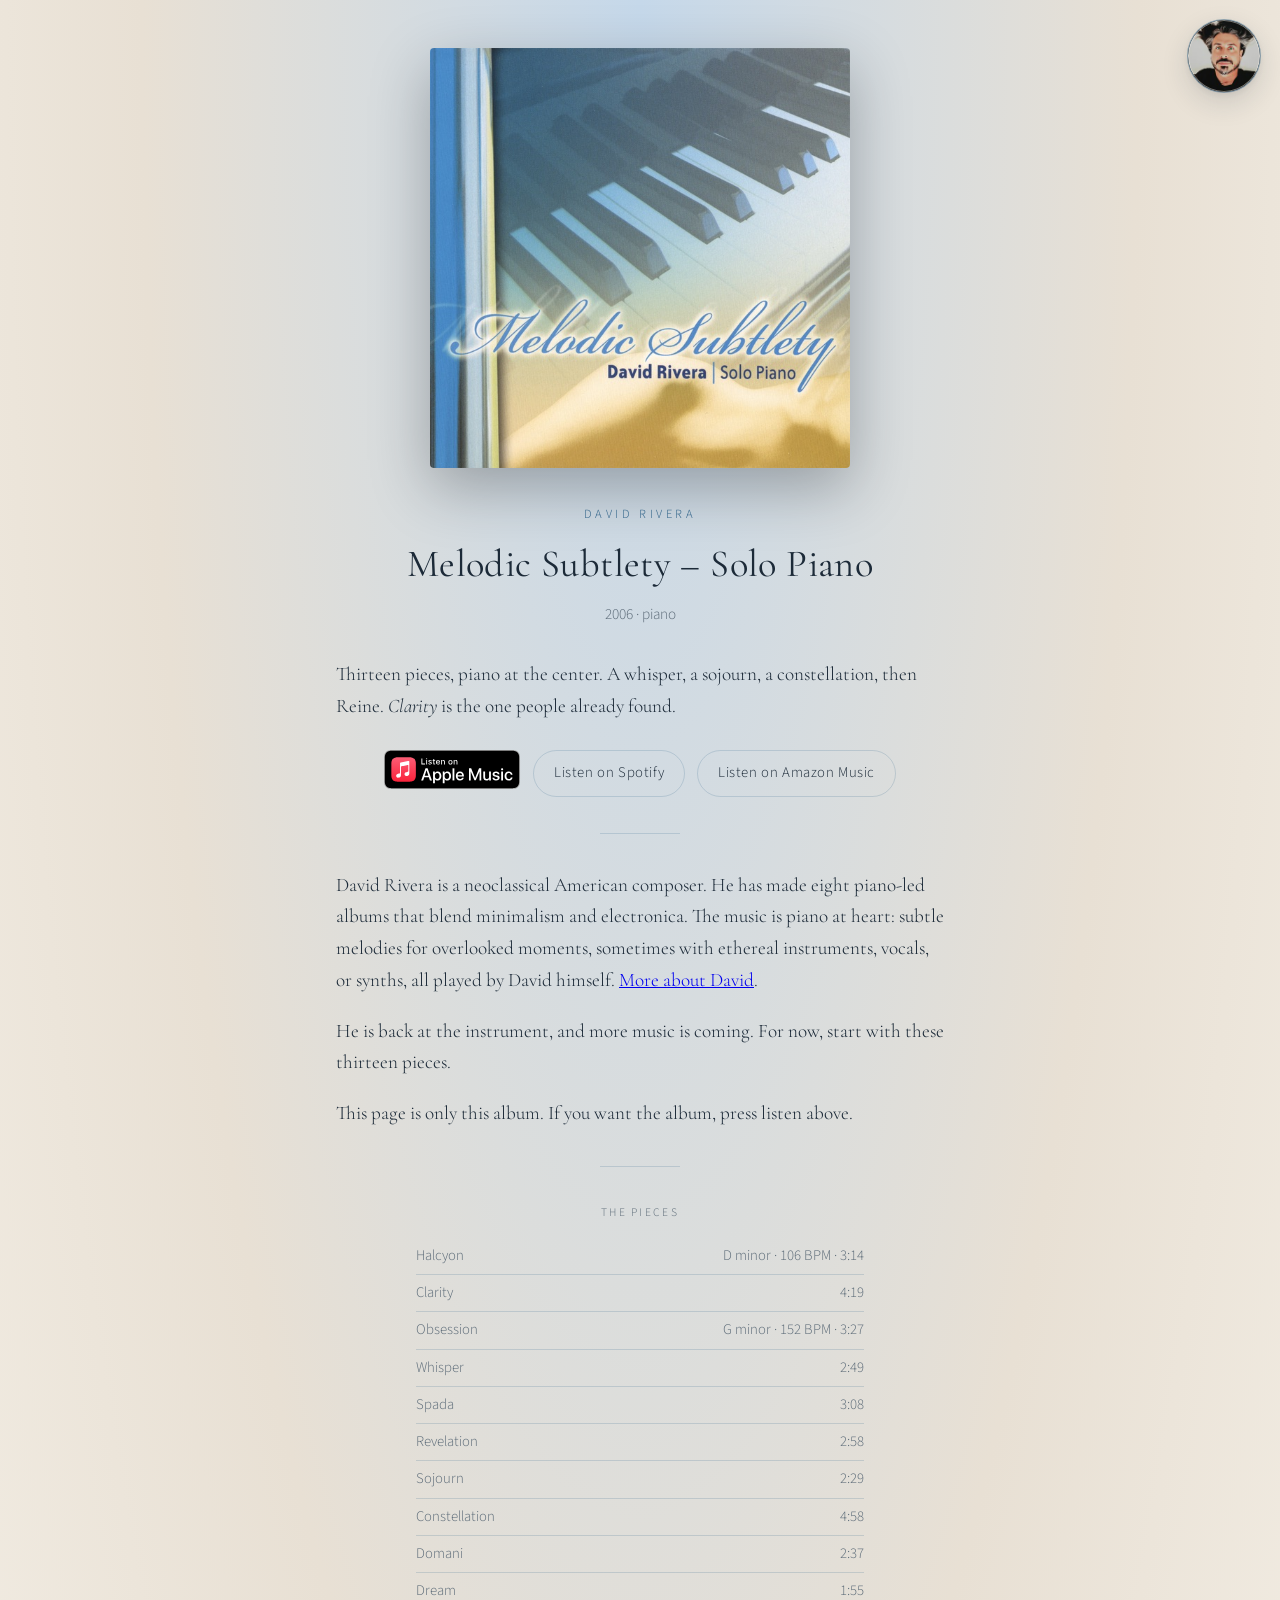
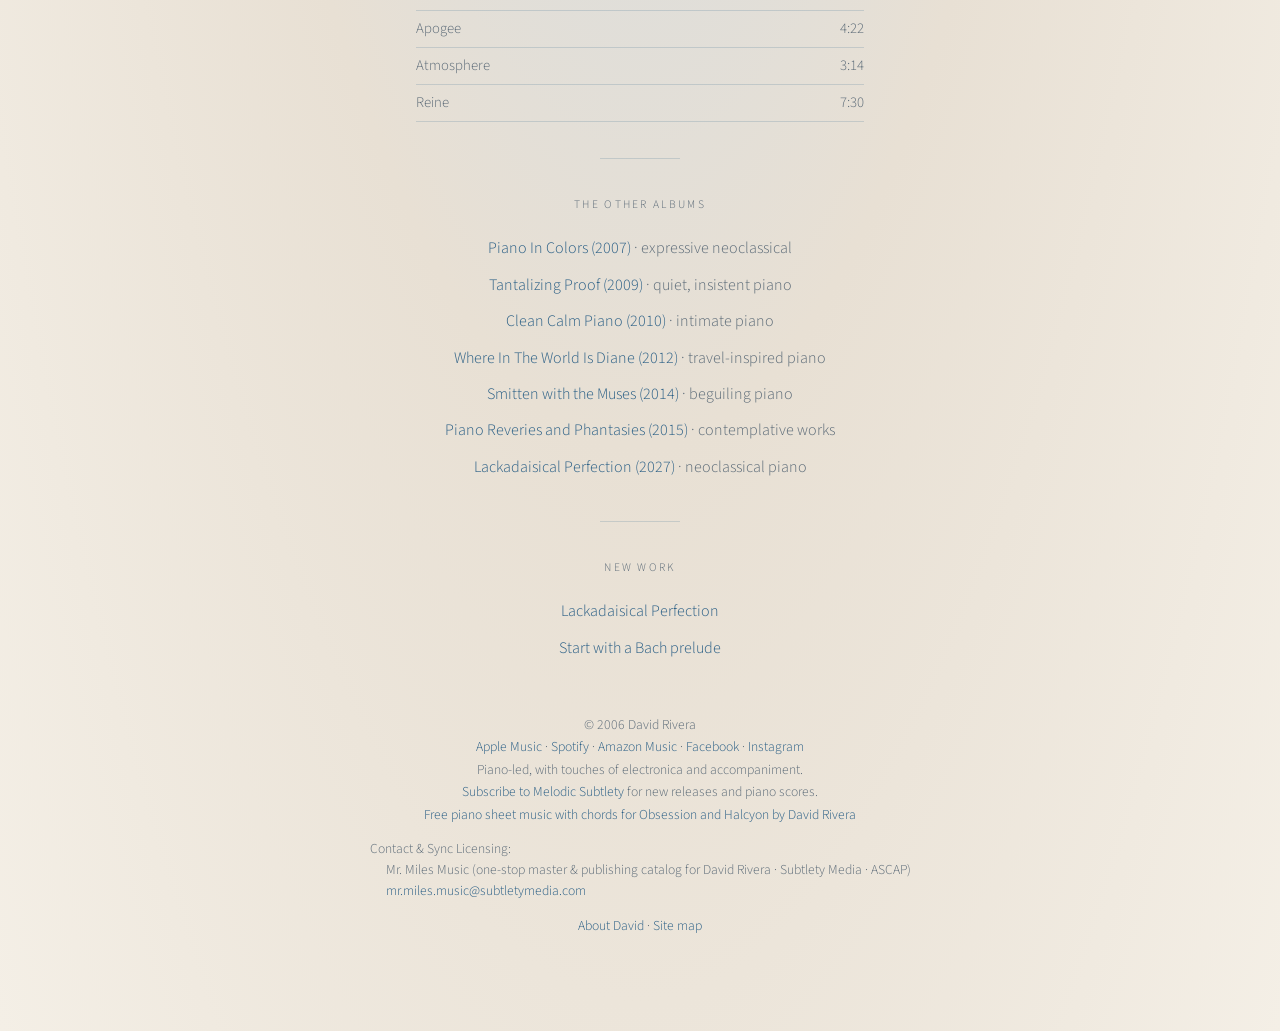
<file: index.html>
<!DOCTYPE html>
<html lang="en">
<head>
<meta charset="utf-8">
<link rel="sitemap" type="application/xml" title="Sitemap" href="/sitemap.xml">
<meta name="google-site-verification" content="avF2-jmesxOPn1hQ_xizWdoBjafPV5Eu1pB3uC-DVeA">
<meta name="viewport" content="width=device-width, initial-scale=1">
<link rel="icon" href="/favicon.ico" sizes="any">
<link rel="icon" href="/favicon.svg" type="image/svg+xml">
<link rel="icon" type="image/png" sizes="32x32" href="/favicon-32.png">
<link rel="apple-touch-icon" href="/apple-touch-icon.png">
<title>Piano Pieces for Studying | Melodic Subtlety</title>
<meta name="description" content="Piano pieces for studying, reading, late-night writing, and quiet focus. Thirteen piano pieces; start with Clarity. Some of the pieces are easy to learn on the piano. Stream the album.">
<link rel="canonical" href="https://melodicsubtlety.com/">
<meta property="og:type" content="music.album">
<meta property="og:site_name" content="David Rivera">
<meta property="og:title" content="Piano Pieces for Studying | Melodic Subtlety">
<meta property="og:description" content="Piano pieces for studying, reading, and quiet focus. Thirteen piano pieces; start with Clarity. Some are easy to learn on the piano. Stream the album.">
<meta property="og:url" content="https://melodicsubtlety.com/">
<meta property="og:image" content="https://melodicsubtlety.com/assets/melodic-subtlety-cover.jpg">
<meta property="og:image:width" content="600">
<meta property="og:image:height" content="600">
<meta property="og:image:alt" content="Cover of Melodic Subtlety: piano keys in blue light">
<meta property="music:musician" content="https://open.spotify.com/artist/5qoC4NXvjfV3cylbXALzV3">
<meta name="twitter:card" content="summary_large_image">
<meta name="twitter:title" content="Piano Pieces for Studying | Melodic Subtlety">
<meta name="twitter:description" content="Piano pieces for studying, reading, and quiet focus. Thirteen piano pieces; start with Clarity. Some are easy to learn on the piano. Stream the album.">
<meta name="twitter:image" content="https://melodicsubtlety.com/assets/melodic-subtlety-cover.jpg">
<meta name="twitter:image:alt" content="Cover of Melodic Subtlety: piano keys in blue light">
<script type="application/ld+json">
{
  "@context": "https://schema.org",
  "@graph": [
    {
      "@type": "Person",
      "@id": "https://lackadaisicalperfection.com/about/#david-rivera",
      "name": "David Rivera",
      "jobTitle": "Neoclassical American composer",
      "description": "David Rivera is a neoclassical American composer of piano-led instrumental music. He plays and samples every instrument on his recordings himself. He is a member of ASCAP.",
      "url": "https://lackadaisicalperfection.com/about/",
      "nationality": {
        "@type": "Country",
        "name": "United States"
      },
      "memberOf": {
        "@type": "Organization",
        "name": "ASCAP",
        "url": "https://www.ascap.com/"
      },
      "affiliation": {
        "@id": "https://lackadaisicalperfection.com/about/#subtlety-media"
      },
      "sameAs": [
        "https://open.spotify.com/artist/5qoC4NXvjfV3cylbXALzV3",
        "https://music.apple.com/us/artist/david-rivera/1325691064",
        "https://music.amazon.com/artists/B0HJF4T4QZ",
        "https://x.com/melodicsubtlety",
        "https://www.facebook.com/pianoincolors",
        "https://www.instagram.com/pianodavid1492/",
        "https://www.pandora.com/artist/david-rivera/ARXtg47gfjlv3nJ",
        "https://www.youtube.com/@melodicsubtlety"
      ]
    },
    {
      "@type": "Organization",
      "@id": "https://lackadaisicalperfection.com/about/#subtlety-media",
      "name": "Subtlety Media, LLC",
      "url": "https://lackadaisicalperfection.com/about/"
    },
    {
      "@type": "MusicAlbum",
      "name": "Melodic Subtlety – Solo Piano",
      "url": "https://melodicsubtlety.com/",
      "image": "https://melodicsubtlety.com/assets/melodic-subtlety-cover.jpg",
      "byArtist": {
        "@id": "https://lackadaisicalperfection.com/about/#david-rivera"
      },
      "datePublished": "2006",
      "numTracks": 13,
      "genre": [
        "Piano",
        "Neoclassical"
      ],
      "sameAs": [
        "https://music.apple.com/us/album/melodic-subtlety-solo-piano/211036753",
        "https://open.spotify.com/album/7qFcZNLdry5TB8SFrY4wGS",
        "https://music.amazon.com/albums/B0012MBXHY"
      ],
      "description": "Thirteen pieces, piano at the center. A whisper, a sojourn, a constellation, then Reine. Clarity is the one people already found.",
      "recordLabel": {
        "@id": "https://lackadaisicalperfection.com/about/#subtlety-media"
      },
      "track": [
        {
          "@type": "MusicRecording",
          "position": 1,
          "name": "Halcyon",
          "duration": "PT3M14S"
        },
        {
          "@type": "MusicRecording",
          "position": 2,
          "name": "Clarity",
          "duration": "PT4M19S"
        },
        {
          "@type": "MusicRecording",
          "position": 3,
          "name": "Obsession",
          "duration": "PT3M27S"
        },
        {
          "@type": "MusicRecording",
          "position": 4,
          "name": "Whisper",
          "duration": "PT2M49S"
        },
        {
          "@type": "MusicRecording",
          "position": 5,
          "name": "Spada",
          "duration": "PT3M8S"
        },
        {
          "@type": "MusicRecording",
          "position": 6,
          "name": "Revelation",
          "duration": "PT2M58S"
        },
        {
          "@type": "MusicRecording",
          "position": 7,
          "name": "Sojourn",
          "duration": "PT2M29S"
        },
        {
          "@type": "MusicRecording",
          "position": 8,
          "name": "Constellation",
          "duration": "PT4M58S"
        },
        {
          "@type": "MusicRecording",
          "position": 9,
          "name": "Domani",
          "duration": "PT2M37S"
        },
        {
          "@type": "MusicRecording",
          "position": 10,
          "name": "Dream",
          "duration": "PT1M55S"
        },
        {
          "@type": "MusicRecording",
          "position": 11,
          "name": "Apogee",
          "duration": "PT4M22S"
        },
        {
          "@type": "MusicRecording",
          "position": 12,
          "name": "Atmosphere",
          "duration": "PT3M14S"
        },
        {
          "@type": "MusicRecording",
          "position": 13,
          "name": "Reine",
          "duration": "PT7M30S"
        }
      ],
      "publisher": {
        "@id": "https://lackadaisicalperfection.com/about/#subtlety-media"
      }
    }
  ]
}
</script>
<link rel="preconnect" href="https://fonts.googleapis.com">
<link rel="preconnect" href="https://fonts.gstatic.com" crossorigin>
<link href="https://fonts.googleapis.com/css2?family=Cormorant+Garamond:ital,wght@0,400;0,500;1,400&family=Source+Sans+3:wght@300;400;500&display=swap" rel="stylesheet">
<style>
  :root {
    --bg1: #c5d8ea;
    --bg2: #e8e0d4;
    --bg3: #f4efe6;
    --ink: #1c2a38;
    --mute: #5c6b78;
    --glow: #2a5f86;
    --line: rgba(42,95,134,0.18);
  }
  * { box-sizing: border-box; }
  html, body { margin: 0; padding: 0; }
  body {
    background: radial-gradient(ellipse at 50% 0%, var(--bg1) 0%, var(--bg2) 55%, var(--bg3) 100%);
    color: var(--ink);
    font-family: "Source Sans 3", sans-serif;
    font-weight: 300;
    line-height: 1.65;
    min-height: 100vh;
  }
  main { max-width: 720px; margin: 0 auto; padding: 48px 24px 80px; }
  .cover {
    display: block; width: min(420px, 100%); margin: 0 auto 36px;
    border-radius: 4px; box-shadow: 0 20px 60px rgba(0,0,0,0.28);
  }
  h1 {
    font-family: "Cormorant Garamond", serif; font-weight: 400;
    font-size: clamp(1.8rem, 4vw, 2.4rem); text-align: center;
    margin: 0 0 6px; letter-spacing: 0.01em;
  }
  .byline {
    text-align: center; letter-spacing: 0.28em; text-transform: uppercase;
    font-size: 0.78rem; color: var(--glow); margin: 0 0 8px;
  }
  .year { text-align: center; color: var(--mute); font-size: 0.95rem; margin: 0 0 32px; }
  .album-note, .from-david {
    font-family: "Cormorant Garamond", serif; font-size: 1.2rem;
    max-width: 38rem; margin: 0 auto 28px;
  }
  .from-david p { margin: 0 0 1em; }
  .from-david p:last-child { margin-bottom: 0; }
  .rule { border: 0; border-top: 1px solid var(--line); width: 80px; margin: 36px auto; }
  .actions { display: flex; flex-wrap: wrap; gap: 12px; justify-content: center; margin: 8px 0 36px; }
  .apple-badge { display: inline-block; line-height: 0; }
  .apple-badge img { height: 40px; width: auto; vertical-align: middle; }
  .btn {
    display: inline-block; padding: 10px 20px; border: 1px solid var(--line);
    border-radius: 999px; color: var(--ink); text-decoration: none;
    letter-spacing: 0.04em; font-size: 0.92rem;
  }
  .btn:hover { border-color: var(--glow); }
  .tracks {
    list-style: none; padding: 0; margin: 0 auto; max-width: 28rem;
    color: var(--mute); font-size: 0.92rem;
  }
  .tracks li {
    display: flex; justify-content: space-between; gap: 16px;
    padding: 6px 0; border-bottom: 1px solid var(--line);
  }
  .label {
    text-align: center; letter-spacing: 0.2em; text-transform: uppercase;
    font-size: 0.72rem; color: var(--mute); margin: 0 0 16px;
  }
  footer { text-align: center; color: var(--mute); font-size: 0.85rem; margin-top: 48px; }
  footer a { color: var(--glow); text-decoration: none; }
  footer .contact {
    display: block;
    width: fit-content;
    margin: 12px auto 0;
    text-align: left;
    line-height: 1.55;
  }
  footer .contact .line { display: block; padding-left: 1rem; }
  .catalog { list-style: none; padding: 0; margin: 0 auto 8px; max-width: 28rem; text-align: center; }
  .catalog li { padding: 5px 0; }
  .catalog a { color: var(--glow); text-decoration: none; }
  .catalog a:hover { text-decoration: underline; }
  .catalog .desc { color: var(--mute); }
  .new-work a { color: var(--glow); text-decoration: none; }
  .new-work a:hover { text-decoration: underline; }
</style>
<link rel="stylesheet" href="/assets/site-nav.css">
<script src="/assets/site-nav.js" defer></script>
<!-- Meta Pixel Code -->
<script>
!function(f,b,e,v,n,t,s)
{if(f.fbq)return;n=f.fbq=function(){n.callMethod?
n.callMethod.apply(n,arguments):n.queue.push(arguments)};
if(!f._fbq)f._fbq=n;n.push=n;n.loaded=!0;n.version='2.0';
n.queue=[];t=b.createElement(e);t.async=!0;
t.src=v;s=b.getElementsByTagName(e)[0];
s.parentNode.insertBefore(t,s)}(window, document,'script',
'https://connect.facebook.net/en_US/fbevents.js');
fbq('init', '257777058255900');
fbq('track', 'PageView');
</script>
<noscript><img height="1" width="1" alt="" style="display:none"
src="https://www.facebook.com/tr?id=257777058255900&ev=PageView&noscript=1"
/></noscript>
<!-- End Meta Pixel Code -->
</head>
<body>
<a class="skip-link" href="#content">Skip to content</a>
<main id="content">
  <img class="cover" src="assets/melodic-subtlety-cover.jpg" alt="Cover of Melodic Subtlety: piano keys in blue light">
  <p class="byline">David Rivera</p>
  <h1>Melodic Subtlety – Solo Piano</h1>
  <p class="year">2006 · piano</p>
  <p class="album-note">Thirteen pieces, piano at the center. A whisper, a sojourn, a constellation, then Reine. <i>Clarity</i> is the one people already found.</p>
  <div class="actions">
    <a class="apple-badge" href="https://music.apple.com/us/album/melodic-subtlety-solo-piano/211036753?ls=1" target="_blank" rel="noopener"><img src="listen-on-apple-music.svg" alt="Listen on Apple Music" height="40"></a>
    <a class="btn" href="https://open.spotify.com/album/7qFcZNLdry5TB8SFrY4wGS" target="_blank" rel="noopener">Listen on Spotify</a>
    <a class="btn" href="https://music.amazon.com/albums/B0012MBXHY" target="_blank" rel="noopener">Listen on Amazon Music</a>
  </div>
  <hr class="rule">
  <div class="from-david">
    <p>David Rivera is a neoclassical American composer. He has made eight piano-led albums that blend minimalism and electronica. The music is piano at heart: subtle melodies for overlooked moments, sometimes with ethereal instruments, vocals, or synths, all played by David himself. <a href="https://lackadaisicalperfection.com/about/">More about David</a>.</p>
    <p>He is back at the instrument, and more music is coming. For now, start with these thirteen pieces.</p>
    <p>This page is only this album. If you want the album, press listen above.</p>
  </div>
  <hr class="rule">

  <p class="label">The pieces</p>
  <ol class="tracks">
    <li><span>Halcyon</span><span>D minor · 106 BPM · 3:14</span></li>
    <li><span>Clarity</span><span>4:19</span></li>
    <li><span>Obsession</span><span>G minor · 152 BPM · 3:27</span></li>
    <li><span>Whisper</span><span>2:49</span></li>
    <li><span>Spada</span><span>3:08</span></li>
    <li><span>Revelation</span><span>2:58</span></li>
    <li><span>Sojourn</span><span>2:29</span></li>
    <li><span>Constellation</span><span>4:58</span></li>
    <li><span>Domani</span><span>2:37</span></li>
    <li><span>Dream</span><span>1:55</span></li>
    <li><span>Apogee</span><span>4:22</span></li>
    <li><span>Atmosphere</span><span>3:14</span></li>
    <li><span>Reine</span><span>7:30</span></li>
    
  </ol>
  <hr class="rule">
  <p class="label">The other albums</p>
  <ul class="catalog">
    <li><a href="https://pianoincolors.com/">Piano In Colors (2007)</a><span class="desc"> · expressive neoclassical</span></li>
    <li><a href="https://tantalizingproof.com/">Tantalizing Proof (2009)</a><span class="desc"> · quiet, insistent piano</span></li>
    <li><a href="https://cleancalmpiano.com/">Clean Calm Piano (2010)</a><span class="desc"> · intimate piano</span></li>
    <li><a href="https://whereintheworldisdiane.com/">Where In The World Is Diane (2012)</a><span class="desc"> · travel-inspired piano</span></li>
    <li><a href="https://smittenwiththemuses.com/">Smitten with the Muses (2014)</a><span class="desc"> · beguiling piano</span></li>
    <li><a href="https://pianoreveries.com/">Piano Reveries and Phantasies (2015)</a><span class="desc"> · contemplative works</span></li>
    <li><a href="https://lackadaisicalperfection.com/">Lackadaisical Perfection (2027)</a><span class="desc"> · neoclassical piano</span></li>
  </ul>

  <hr class="rule">
  <p class="label">New work</p>
  <ul class="catalog new-work" style="margin:0 auto 24px;">
    <li><a href="https://lackadaisicalperfection.com">Lackadaisical Perfection</a></li>
    <li><a href="https://soundcloud.com/davidtwopointoh/bach_prelude_iv_cinematic_remi" target="_blank" rel="noopener">Start with a Bach prelude</a></li>
  </ul>

  <footer>
    © 2006 David Rivera
    <br>
    <a href="https://music.apple.com/us/artist/david-rivera/1325691064?ls=1" target="_blank" rel="noopener">Apple Music</a>
    ·
    <a href="https://open.spotify.com/artist/5qoC4NXvjfV3cylbXALzV3" target="_blank" rel="noopener">Spotify</a>
    ·
    <a href="https://music.amazon.com/artists/B0HJF4T4QZ" target="_blank" rel="noopener">Amazon Music</a>
    ·
    <a href="https://www.facebook.com/pianoincolors" target="_blank" rel="noopener" aria-label="David and his Piano on Facebook">Facebook</a>
    ·
    <a href="https://www.instagram.com/pianodavid1492/" target="_blank" rel="noopener" aria-label="David Rivera on Instagram">Instagram</a><br>
    Piano-led, with touches of electronica and accompaniment.
    <br>
    <a href="https://lackadaisicalperfection.com/subscribe/">Subscribe to Melodic Subtlety</a> for new releases and piano scores.
    <br>
    <a href="https://lackadaisicalperfection.com/scores/">Free piano sheet music with chords for Obsession and Halcyon by David Rivera</a>
    <div class="contact">
      Contact &amp; Sync Licensing:
      <span class="line">Mr. Miles Music (one-stop master &amp; publishing catalog for David Rivera · Subtlety Media · ASCAP)</span>
      <a class="line" href="mailto:mr.miles.music@subtletymedia.com">mr.miles.music@subtletymedia.com</a>
    </div>
    <p class="footer-stores"><a href="https://lackadaisicalperfection.com/about/">About David</a> · <a href="/sitemap/">Site map</a></p>
  </footer>
</main>
<!-- GoatCounter: privacy-friendly page view + score-download counts (no cookies). -->
<script>window.goatcounter = {path: function(p) { return location.host + p }}</script>
<script data-goatcounter="https://subtletymedia.goatcounter.com/count" async src="https://gc.zgo.at/count.js"></script>
</body>
</html>
</file>
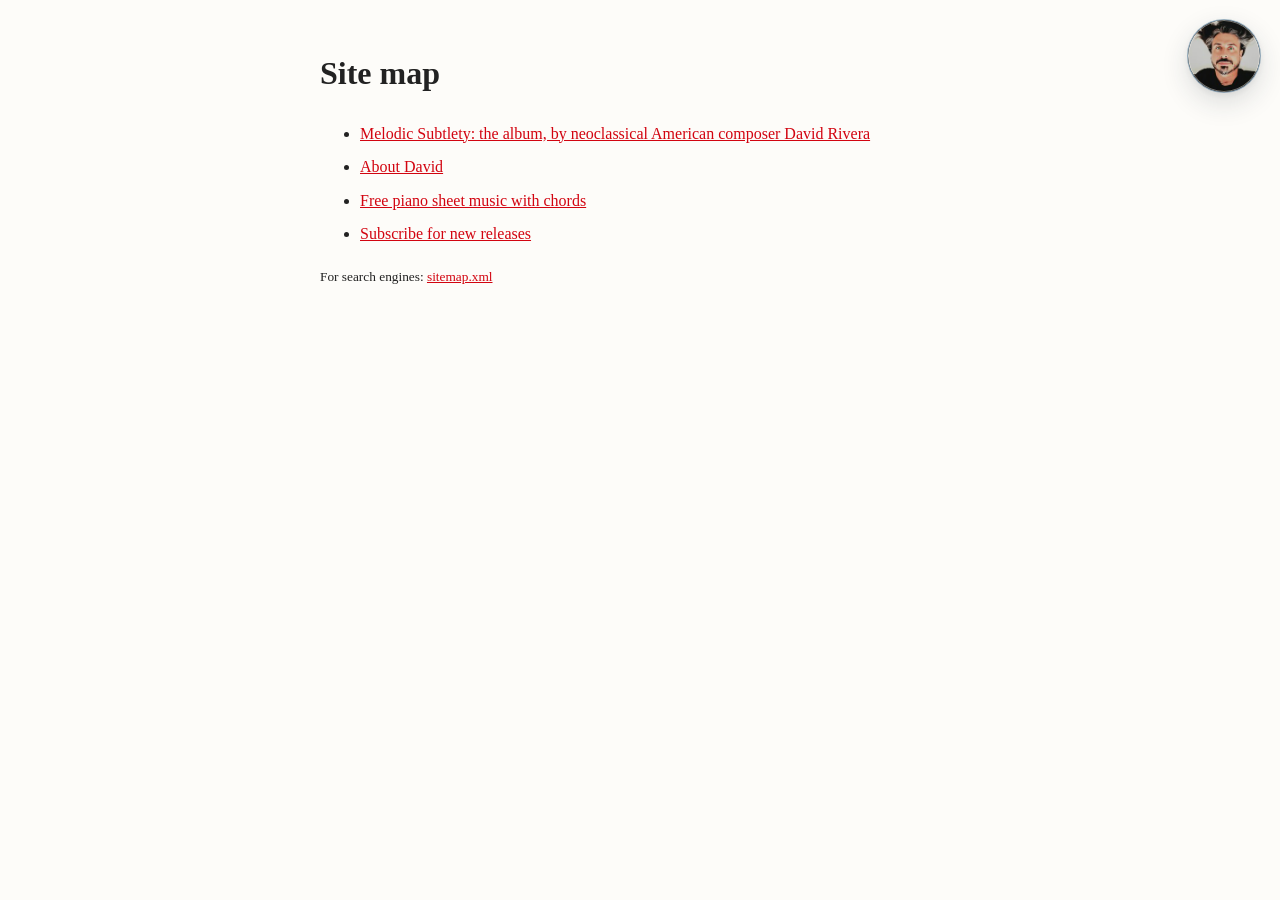
<file: sitemap/index.html>
<!DOCTYPE html>
<html lang="en">
<head>
<meta charset="utf-8">
<meta name="viewport" content="width=device-width, initial-scale=1">
<title>Site map | Melodic Subtlety</title>
<meta name="robots" content="noindex, follow">
<link rel="canonical" href="https://melodicsubtlety.com/sitemap/">
<link rel="icon" href="/favicon.svg" type="image/svg+xml">
<link rel="sitemap" type="application/xml" title="Sitemap" href="/sitemap.xml">
<link rel="preconnect" href="https://fonts.googleapis.com">
<link rel="preconnect" href="https://fonts.gstatic.com" crossorigin>
<link href="https://fonts.googleapis.com/css2?family=Cormorant+Garamond:ital,wght@0,400;0,500;1,400&family=Source+Sans+3:wght@300;400;500&display=swap" rel="stylesheet">
<link rel="stylesheet" href="/assets/site-nav.css">
<script src="/assets/site-nav.js" defer></script>
<style>
body{font-family:Georgia,serif;max-width:640px;margin:3rem auto;padding:0 1.25rem;line-height:1.6;color:#222;background:#fdfcf9}
main a{color:#D20410}
main li{margin:.5rem 0}
</style>
<!-- Meta Pixel Code -->
<script>
!function(f,b,e,v,n,t,s)
{if(f.fbq)return;n=f.fbq=function(){n.callMethod?
n.callMethod.apply(n,arguments):n.queue.push(arguments)};
if(!f._fbq)f._fbq=n;n.push=n;n.loaded=!0;n.version='2.0';
n.queue=[];t=b.createElement(e);t.async=!0;
t.src=v;s=b.getElementsByTagName(e)[0];
s.parentNode.insertBefore(t,s)}(window, document,'script',
'https://connect.facebook.net/en_US/fbevents.js');
fbq('init', '257777058255900');
fbq('track', 'PageView');
</script>
<noscript><img height="1" width="1" alt="" style="display:none"
src="https://www.facebook.com/tr?id=257777058255900&ev=PageView&noscript=1"
/></noscript>
<!-- End Meta Pixel Code -->
</head>
<body>
<a class="skip-link" href="#content">Skip to content</a>
<main id="content">
<h1>Site map</h1>
<ul>
<li><a href="/">Melodic Subtlety: the album, by neoclassical American composer David Rivera</a></li>
<li><a href="https://lackadaisicalperfection.com/about/">About David</a></li>
<li><a href="https://lackadaisicalperfection.com/scores/">Free piano sheet music with chords</a></li>
<li><a href="https://lackadaisicalperfection.com/subscribe/">Subscribe for new releases</a></li>
</ul>
<p><small>For search engines: <a href="/sitemap.xml">sitemap.xml</a></small></p>
</main>
</body>
</html>
</file>
<file: assets/site-nav.css>
/* Photo button and page menu. Colors follow the album page. */
:root {
  --nav-ink: #1c2a38;
  --nav-glow: #2a5f86;
  --nav-paper: #f4efe6;
  --nav-mute: #5c6b78;
  --nav-line: rgba(42, 95, 134, 0.28);
  --nav-size: 72px;
  --nav-inset: 20px;
}

.nav-toggle {
  position: fixed;
  z-index: 40;
  top: max(var(--nav-inset), env(safe-area-inset-top, 0px));
  right: max(var(--nav-inset), env(safe-area-inset-right, 0px));
  width: var(--nav-size);
  height: var(--nav-size);
  margin: 0;
  padding: 0;
  border: 0;
  border-radius: 50%;
  background: var(--nav-ink);
  cursor: pointer;
  overflow: hidden;
  -webkit-tap-highlight-color: transparent;
  box-shadow:
    0 10px 28px rgba(28, 42, 56, 0.16),
    0 2px 8px rgba(28, 42, 56, 0.08),
    0 0 0 1px rgba(42, 95, 134, 0.45);
}

.nav-toggle img {
  display: block;
  width: 100%;
  height: 100%;
  object-fit: cover;
  border-radius: 50%;
}

.nav-toggle::after {
  content: "";
  position: absolute;
  inset: 0;
  border-radius: 50%;
  pointer-events: none;
  box-shadow: inset 0 0 0 1px rgba(244, 239, 230, 0.45);
}

.nav-toggle:hover {
  box-shadow:
    0 12px 32px rgba(28, 42, 56, 0.2),
    0 2px 8px rgba(28, 42, 56, 0.1),
    0 0 0 1px rgba(42, 95, 134, 0.72);
}

.nav-toggle[aria-expanded="true"] {
  box-shadow:
    0 10px 28px rgba(28, 42, 56, 0.16),
    0 2px 8px rgba(28, 42, 56, 0.08),
    0 0 0 1px rgba(42, 95, 134, 0.88);
}

.nav-toggle:focus {
  outline: none;
}

.nav-toggle:focus-visible {
  outline: 2px solid var(--nav-glow);
  outline-offset: 4px;
}

.site-menu {
  position: fixed;
  z-index: 39;
  top: calc(max(var(--nav-inset), env(safe-area-inset-top, 0px)) + var(--nav-size) + 14px);
  right: max(var(--nav-inset), env(safe-area-inset-right, 0px));
  width: min(17.5rem, calc(100vw - 28px - env(safe-area-inset-left, 0px) - env(safe-area-inset-right, 0px)));
  max-height: calc(100vh - var(--nav-size) - var(--nav-inset) - 36px);
  max-height: calc(100dvh - var(--nav-size) - var(--nav-inset) - 36px - env(safe-area-inset-bottom, 0px));
  margin: 0;
  padding: 0;
  overflow: auto;
  overscroll-behavior: contain;
  background: rgba(244, 239, 230, 0.94);
  border: 1px solid var(--nav-line);
  border-radius: 10px;
  box-shadow: 0 18px 40px rgba(28, 42, 56, 0.12);
  backdrop-filter: blur(12px);
  -webkit-backdrop-filter: blur(12px);
  opacity: 0;
  transform: translateY(-8px);
  transition: opacity 0.28s ease, transform 0.28s ease;
}

.site-menu ul {
  list-style: none;
  margin: 0;
  padding: 0.7rem 0;
}

.site-menu.is-open {
  opacity: 1;
  transform: translateY(0);
}

.site-menu a {
  display: block;
  padding: 0.78rem 1.45rem;
  color: var(--nav-ink);
  font-family: "Cormorant Garamond", "Palatino Linotype", Palatino, Georgia, serif;
  font-size: 1.4rem;
  font-weight: 400;
  letter-spacing: 0.01em;
  line-height: 1.25;
  text-decoration: none;
}

.site-menu a:hover {
  color: var(--nav-glow);
}

.site-menu a:focus {
  outline: none;
}

.site-menu a:focus-visible {
  outline: 2px solid var(--nav-glow);
  outline-offset: -3px;
  color: var(--nav-glow);
}

.menu-albums-label {
  margin: 0.15rem 0 0.2rem;
  padding: 0.85rem 1.45rem 0.35rem;
  border-top: 1px solid var(--nav-line);
  font-family: "Source Sans 3", sans-serif;
  font-size: 0.72rem;
  font-weight: 400;
  letter-spacing: 0.2em;
  text-transform: uppercase;
  color: var(--nav-mute);
}

.site-menu .menu-albums ul {
  padding: 0.1rem 0 0.55rem;
}

.site-menu .menu-albums a,
.site-menu .menu-albums .is-here {
  display: flex;
  align-items: center;
  gap: 0.75rem;
  padding: 0.38rem 1.45rem;
  color: var(--nav-ink);
  font-family: "Cormorant Garamond", "Palatino Linotype", Palatino, Georgia, serif;
  font-size: 1.15rem;
  font-weight: 400;
  letter-spacing: 0.01em;
  line-height: 1.2;
  text-decoration: none;
}

.site-menu .menu-albums img {
  width: 48px;
  height: 48px;
  flex: none;
  object-fit: cover;
  border-radius: 2px;
  box-shadow: 0 0 0 1px rgba(28, 42, 56, 0.12);
}

.album-copy {
  display: flex;
  flex-direction: column;
  min-width: 0;
}

.site-menu .menu-albums a:hover,
.site-menu .menu-albums a:hover .album-title {
  color: var(--nav-glow);
}

.site-menu .menu-albums a:focus-visible {
  outline: 2px solid var(--nav-glow);
  outline-offset: -3px;
  color: var(--nav-glow);
}

.site-menu .menu-albums .is-here {
  color: var(--nav-mute);
  cursor: default;
}

.site-menu .menu-albums .is-here img {
  opacity: 0.72;
}

.here-note {
  margin-top: 0.12rem;
  font-family: "Source Sans 3", sans-serif;
  font-size: 0.68rem;
  font-weight: 400;
  letter-spacing: 0.14em;
  text-transform: uppercase;
  line-height: 1.3;
  color: var(--nav-mute);
}

@media (max-width: 760px) {
  :root {
    --nav-size: 64px;
    --nav-inset: 14px;
  }

  body > main {
    padding-top: 96px;
  }

  .site-menu .menu-albums ul {
    display: grid;
    grid-template-columns: 1fr 1fr;
    column-gap: 0.7rem;
    row-gap: 0.85rem;
    padding: 0.15rem 1rem 0.95rem;
  }

  .site-menu .menu-albums a,
  .site-menu .menu-albums .is-here {
    flex-direction: column;
    align-items: flex-start;
    gap: 0.4rem;
    padding: 0;
    font-size: 1.05rem;
  }
}

@media (prefers-reduced-motion: reduce) {
  .site-menu {
    transform: none;
    transition: none;
  }
}

/* Off-screen until focused, then fixed, so it never shifts the cover. */
.skip-link {
  position: absolute;
  width: 1px;
  height: 1px;
  padding: 0;
  margin: -1px;
  overflow: hidden;
  clip: rect(0, 0, 0, 0);
  white-space: nowrap;
  border: 0;
}
.skip-link:focus {
  position: fixed;
  z-index: 50;
  top: 12px;
  left: 12px;
  width: auto;
  height: auto;
  margin: 0;
  padding: 0.55rem 0.9rem;
  overflow: visible;
  clip: auto;
  background: var(--nav-glow);
  color: var(--nav-paper, #fff);
  font-family: "Source Sans 3", sans-serif;
  font-size: 0.95rem;
  font-weight: 500;
  line-height: 1.2;
  text-decoration: none;
  border-radius: 4px;
}
</file>
